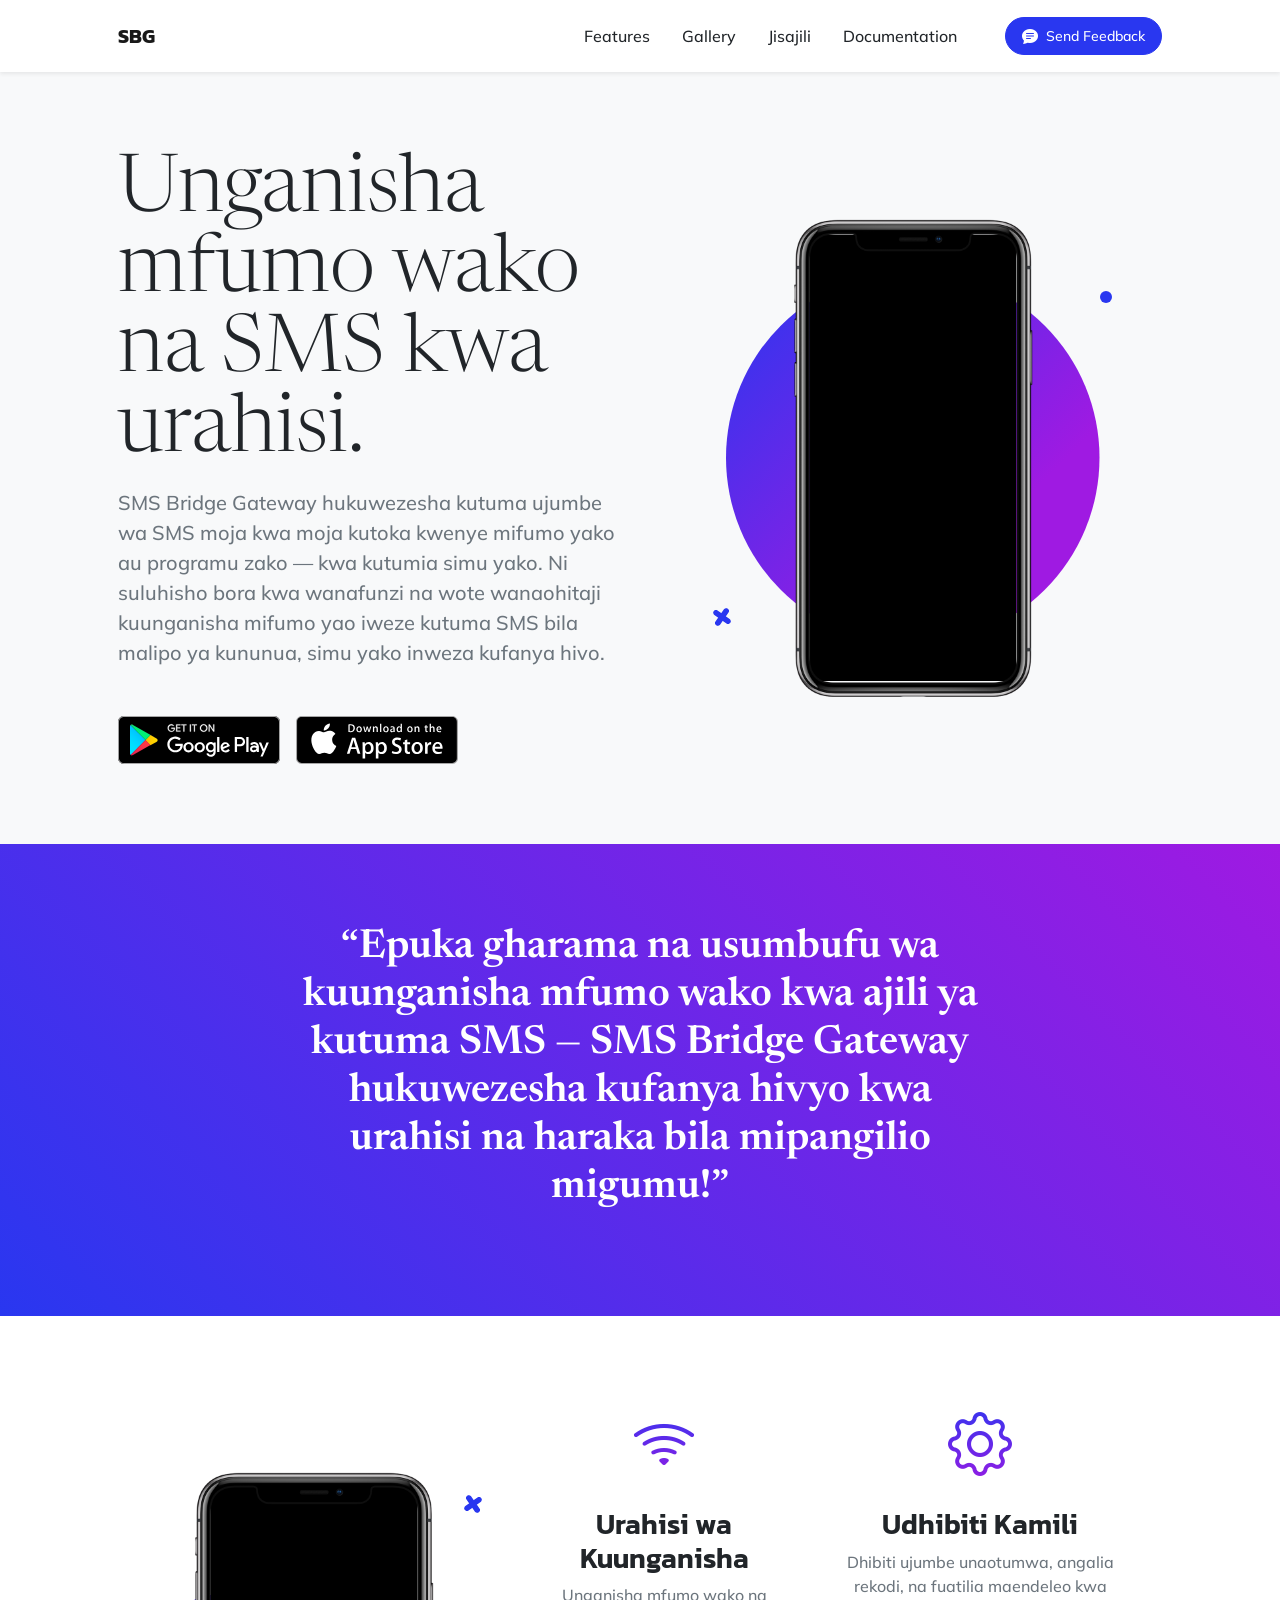
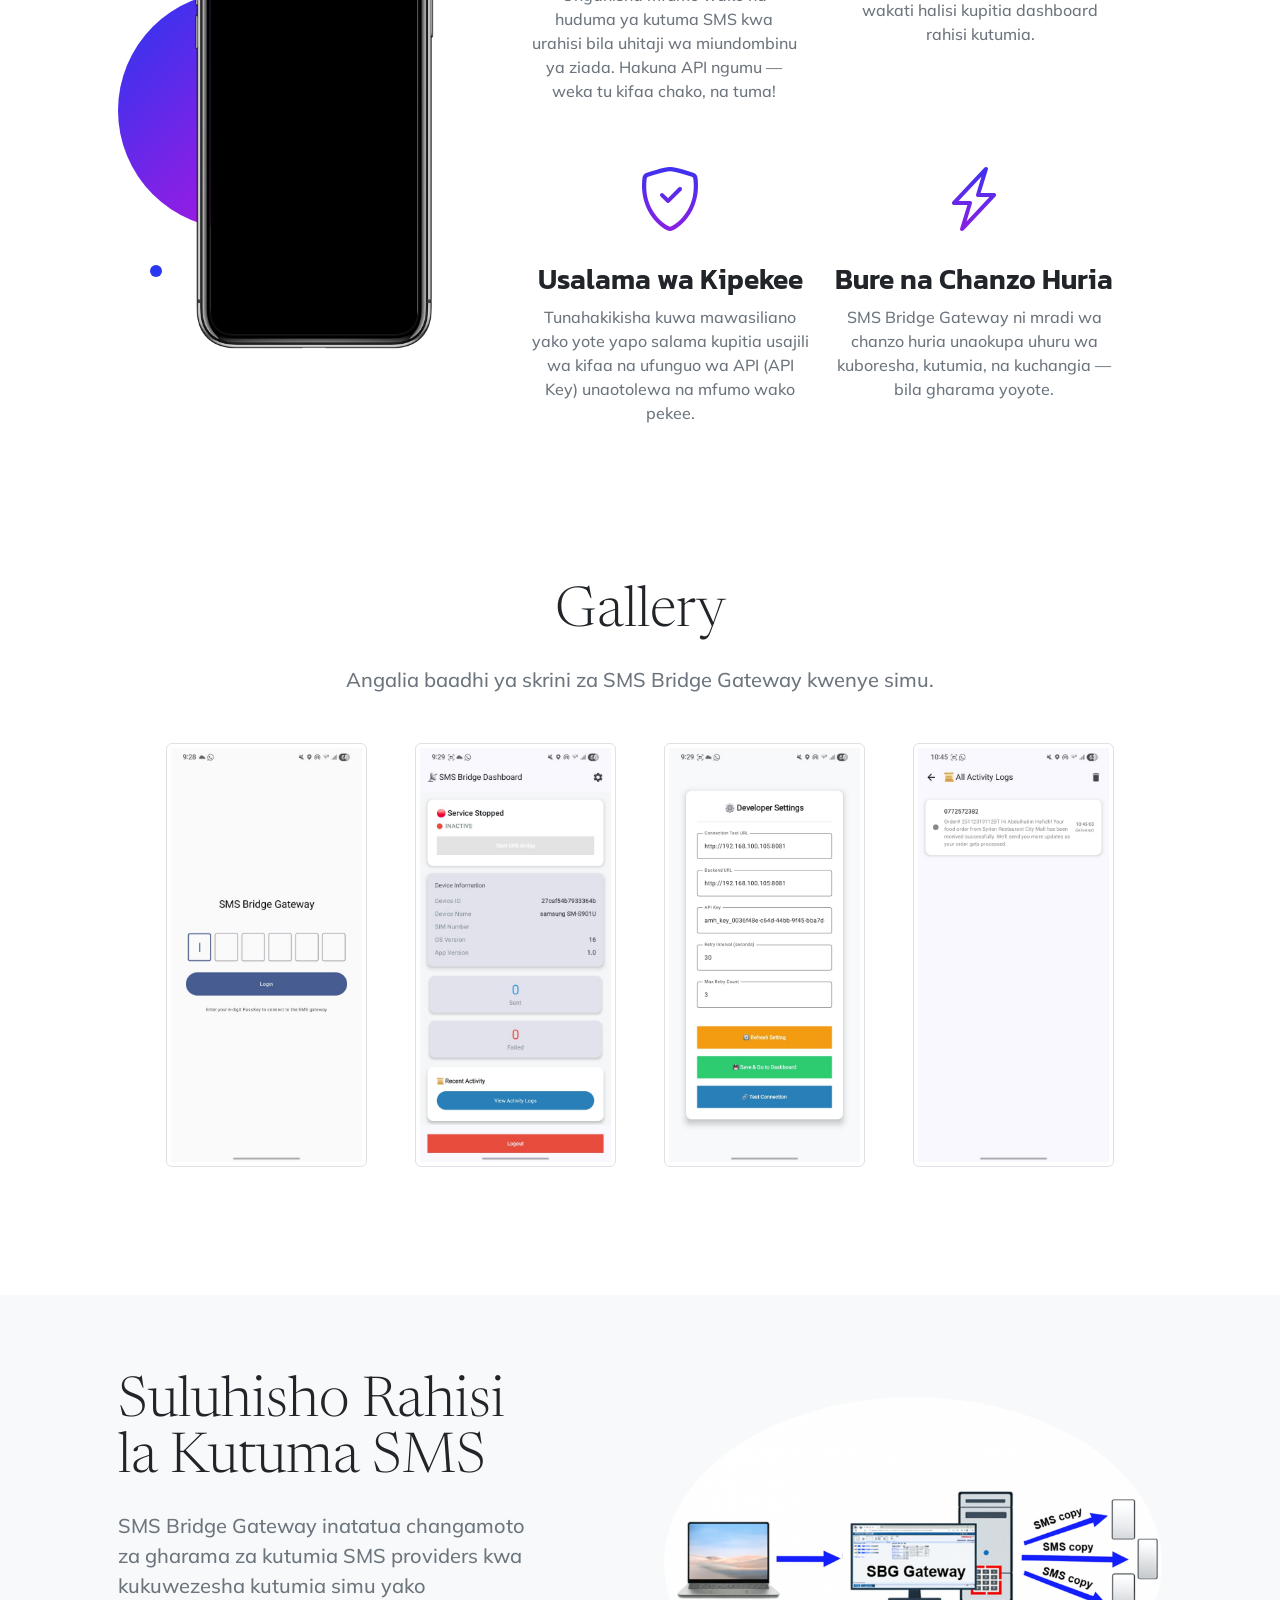
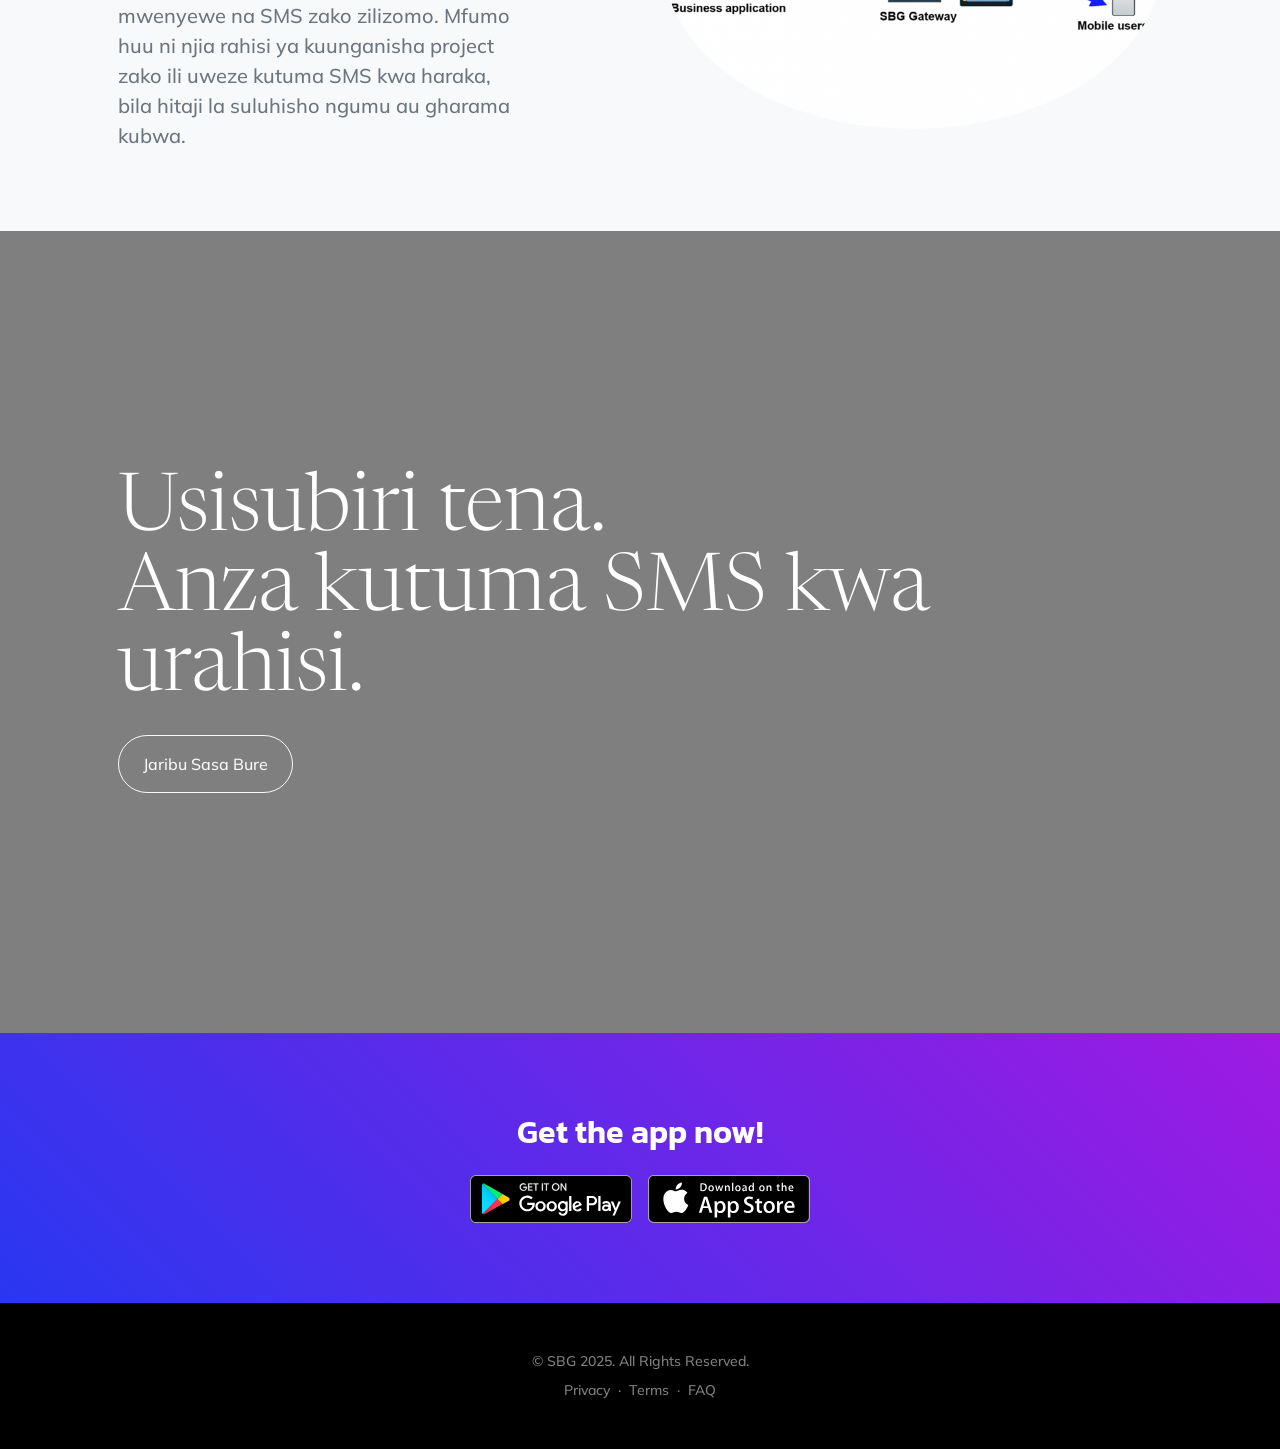
<file: index.html>
<!DOCTYPE html>
<html lang="en">

<head>
    <meta charset="utf-8" />
    <meta name="viewport" content="width=device-width, initial-scale=1, shrink-to-fit=no" />
    <meta name="description" content="" />
    <meta name="author" content="" />
    <title>SMS Bridge Gatway</title>
    <link rel="icon" type="image/x-icon" href="assets/favicon.ico" />
    <!-- Bootstrap icons-->
    <link href="https://cdn.jsdelivr.net/npm/bootstrap-icons@1.5.0/font/bootstrap-icons.css" rel="stylesheet" />
    <!-- Google fonts-->
    <link rel="preconnect" href="https://fonts.gstatic.com" />
    <link href="https://fonts.googleapis.com/css2?family=Newsreader:ital,wght@0,600;1,600&amp;display=swap"
        rel="stylesheet" />
    <link
        href="https://fonts.googleapis.com/css2?family=Mulish:ital,wght@0,300;0,500;0,600;0,700;1,300;1,500;1,600;1,700&amp;display=swap"
        rel="stylesheet" />
    <link href="https://fonts.googleapis.com/css2?family=Kanit:ital,wght@0,400;1,400&amp;display=swap"
        rel="stylesheet" />
    <!-- Core theme CSS (includes Bootstrap)-->
    <link href="css/styles.css" rel="stylesheet" />
</head>

<body id="page-top">
    <!-- Navigation-->
    <nav class="navbar navbar-expand-lg navbar-light fixed-top shadow-sm" id="mainNav">
        <div class="container px-5">
            <a class="navbar-brand fw-bold" href="#page-top">SBG</a>
            <button class="navbar-toggler" type="button" data-bs-toggle="collapse" data-bs-target="#navbarResponsive"
                aria-controls="navbarResponsive" aria-expanded="false" aria-label="Toggle navigation">
                Menu
                <i class="bi-list"></i>
            </button>
            <div class="collapse navbar-collapse" id="navbarResponsive">
                <ul class="navbar-nav ms-auto me-4 my-3 my-lg-0">
                    <li class="nav-item"><a class="nav-link me-lg-3" href="#features">Features</a></li>
                    <li class="nav-item"><a class="nav-link me-lg-3" href="#gallery">Gallery</a></li>
                    <li class="nav-item"><a class="nav-link me-lg-3" href="https://sb-server-production.up.railway.app">Jisajili</a></li>
                    <li class="nav-item"><a class="nav-link me-lg-3" href="docs.html">Documentation</a></li>

                    <!-- <li class="nav-item"><a class="nav-link me-lg-3" href="#download">Download</a></li> -->
                </ul>
                <button class="btn btn-primary rounded-pill px-3 mb-2 mb-lg-0" data-bs-toggle="modal"
                    data-bs-target="#feedbackModal">
                    <span class="d-flex align-items-center">
                        <i class="bi-chat-text-fill me-2"></i>
                        <span class="small">Send Feedback</span>
                    </span>
                </button>
            </div>
        </div>
    </nav>
    <!-- Mashead header-->
    <header class="masthead">
        <div class="container px-5">
            <div class="row gx-5 align-items-center">
                <div class="col-lg-6">
                    <!-- Mashead text and app badges-->
                    <div class="mb-5 mb-lg-0 text-center text-lg-start">
                        <h1 class="display-1 lh-1 mb-3">Unganisha mfumo wako na SMS kwa urahisi.</h1>
                        <p class="lead fw-normal text-muted mb-5">
                            SMS Bridge Gateway hukuwezesha kutuma ujumbe wa SMS moja kwa moja kutoka kwenye
                            mifumo yako au programu zako — kwa kutumia simu yako.
                            Ni suluhisho bora kwa wanafunzi na wote wanaohitaji kuunganisha mifumo yao iweze kutuma SMS
                            bila malipo ya kununua, simu yako inweza kufanya hivo.
                        </p>
                        <div class="d-flex flex-column flex-lg-row align-items-center">
                            <a class="me-lg-3 mb-4 mb-lg-0" href="#!">
                                <img class="app-badge" src="assets/img/google-play-badge.svg"
                                    alt="Pakua kwenye Google Play" />
                            </a>
                            <a href="#!">
                                <img class="app-badge" src="assets/img/app-store-badge.svg"
                                    alt="Pakua kwenye App Store" />
                            </a>
                        </div>
                    </div>

                </div>
                <div class="col-lg-6">
                    <!-- Masthead device mockup feature-->
                    <div class="masthead-device-mockup">
                        <svg class="circle" viewBox="0 0 100 100" xmlns="http://www.w3.org/2000/svg">
                            <defs>
                                <linearGradient id="circleGradient" gradientTransform="rotate(45)">
                                    <stop class="gradient-start-color" offset="0%"></stop>
                                    <stop class="gradient-end-color" offset="100%"></stop>
                                </linearGradient>
                            </defs>
                            <circle cx="50" cy="50" r="50"></circle>
                        </svg><svg class="shape-1 d-none d-sm-block" viewBox="0 0 240.83 240.83"
                            xmlns="http://www.w3.org/2000/svg">
                            <rect x="-32.54" y="78.39" width="305.92" height="84.05" rx="42.03"
                                transform="translate(120.42 -49.88) rotate(45)"></rect>
                            <rect x="-32.54" y="78.39" width="305.92" height="84.05" rx="42.03"
                                transform="translate(-49.88 120.42) rotate(-45)"></rect>
                        </svg><svg class="shape-2 d-none d-sm-block" viewBox="0 0 100 100"
                            xmlns="http://www.w3.org/2000/svg">
                            <circle cx="50" cy="50" r="50"></circle>
                        </svg>
                        <div class="device-wrapper">
                            <div class="device" data-device="iPhoneX" data-orientation="portrait" data-color="black">
                                <div class="screen bg-black">
                                    <!-- PUT CONTENTS HERE:-->
                                    <!-- * * This can be a video, image, or just about anything else.-->
                                    <!-- * * Set the max width of your media to 100% and the height to-->
                                    <!-- * * 100% like the demo example below.-->
                                    <video muted="muted" autoplay="" loop="" style="max-width: 100%; height: 100%">
                                        <source src="assets/img/demo-screen.mp4" type="video/mp4" />
                                    </video>
                                </div>
                            </div>
                        </div>
                    </div>
                </div>
            </div>
        </div>
    </header>
    <!-- Quote/testimonial aside-->
    <aside class="text-center bg-gradient-primary-to-secondary">
        <div class="container px-5">
            <div class="row gx-5 justify-content-center">
                <div class="col-xl-8">
                    <div class="h2 fs-1 text-white mb-4">
                        “Epuka gharama na usumbufu wa kuunganisha mfumo wako kwa ajili ya kutuma SMS — SMS Bridge
                        Gateway hukuwezesha kufanya hivyo kwa urahisi na haraka bila mipangilio migumu!”
                    </div>
                    <!-- <img src="assets/img/tnw-logo.svg" alt="..." style="height: 3rem" /> -->
                </div>
            </div>
        </div>
    </aside>
    <!-- App features section-->
    <section id="features">
        <div class="container px-5">
            <div class="row gx-5 align-items-center">
                <div class="col-lg-8 order-lg-1 mb-5 mb-lg-0">
                    <div class="container-fluid px-5">
                        <div class="row gx-5">
                            <div class="col-md-6 mb-5">
                                <!-- Feature item-->
                                <div class="text-center">
                                    <i class="bi-wifi icon-feature text-gradient d-block mb-3"></i>
                                    <h3 class="font-alt">Urahisi wa Kuunganisha</h3>
                                    <p class="text-muted mb-0">
                                        Unganisha mfumo wako na huduma ya kutuma SMS kwa urahisi bila uhitaji wa
                                        miundombinu ya ziada. Hakuna API ngumu — weka tu kifaa chako, na tuma!
                                    </p>
                                </div>
                            </div>
                            <div class="col-md-6 mb-5">
                                <!-- Feature item-->
                                <div class="text-center">
                                    <i class="bi-gear icon-feature text-gradient d-block mb-3"></i>
                                    <h3 class="font-alt">Udhibiti Kamili</h3>
                                    <p class="text-muted mb-0">
                                        Dhibiti ujumbe unaotumwa, angalia rekodi, na fuatilia maendeleo kwa wakati
                                        halisi kupitia dashboard rahisi kutumia.
                                    </p>
                                </div>
                            </div>
                        </div>

                        <div class="row">
                            <div class="col-md-6 mb-5 mb-md-0">
                                <!-- Feature item-->
                                <div class="text-center">
                                    <i class="bi-shield-check icon-feature text-gradient d-block mb-3"></i>
                                    <h3 class="font-alt">Usalama wa Kipekee</h3>
                                    <p class="text-muted mb-0">
                                        Tunahakikisha kuwa mawasiliano yako yote yapo salama kupitia usajili wa kifaa na
                                        ufunguo wa API (API Key) unaotolewa na mfumo wako pekee.
                                    </p>
                                </div>
                            </div>

                            <div class="col-md-6">
                                <!-- Feature item-->
                                <div class="text-center">
                                    <i class="bi-lightning-charge icon-feature text-gradient d-block mb-3"></i>
                                    <h3 class="font-alt">Bure na Chanzo Huria</h3>
                                    <p class="text-muted mb-0">
                                        SMS Bridge Gateway ni mradi wa chanzo huria unaokupa uhuru wa kuboresha,
                                        kutumia, na kuchangia — bila gharama yoyote.
                                    </p>
                                </div>
                            </div>
                        </div>
                    </div>

                </div>
                <div class="col-lg-4 order-lg-0">
                    <!-- Features section device mockup-->
                    <div class="features-device-mockup">
                        <svg class="circle" viewBox="0 0 100 100" xmlns="http://www.w3.org/2000/svg">
                            <defs>
                                <linearGradient id="circleGradient" gradientTransform="rotate(45)">
                                    <stop class="gradient-start-color" offset="0%"></stop>
                                    <stop class="gradient-end-color" offset="100%"></stop>
                                </linearGradient>
                            </defs>
                            <circle cx="50" cy="50" r="50"></circle>
                        </svg><svg class="shape-1 d-none d-sm-block" viewBox="0 0 240.83 240.83"
                            xmlns="http://www.w3.org/2000/svg">
                            <rect x="-32.54" y="78.39" width="305.92" height="84.05" rx="42.03"
                                transform="translate(120.42 -49.88) rotate(45)"></rect>
                            <rect x="-32.54" y="78.39" width="305.92" height="84.05" rx="42.03"
                                transform="translate(-49.88 120.42) rotate(-45)"></rect>
                        </svg><svg class="shape-2 d-none d-sm-block" viewBox="0 0 100 100"
                            xmlns="http://www.w3.org/2000/svg">
                            <circle cx="50" cy="50" r="50"></circle>
                        </svg>
                        <div class="device-wrapper">
                            <div class="device" data-device="iPhoneX" data-orientation="portrait" data-color="black">
                                <div class="screen bg-black">
                                    <!-- PUT CONTENTS HERE:-->
                                    <!-- * * This can be a video, image, or just about anything else.-->
                                    <!-- * * Set the max width of your media to 100% and the height to-->
                                    <!-- * * 100% like the demo example below.-->
                                    <video muted="muted" autoplay="" loop="" style="max-width: 100%; height: 100%">
                                        <source src="assets/img/demo-screen.mp4" type="video/mp4" />
                                    </video>
                                </div>
                            </div>
                        </div>
                    </div>
                </div>
            </div>
        </div>
    </section>
    <section id="gallery">
        <div class="container px-5">
            <div class="row gx-5 align-items-center">
                <div class="col-lg-12 order-lg-1 mb-5 mb-lg-0">
                    <div class="container-fluid px-5">
                        <div class="row">
                            <div class="col-lg-12 text-center">
                                <h2 class="display-4 lh-1 mb-4">Gallery</h2>
                                <p class="lead fw-normal text-muted mb-5 mb-lg-0">
                                    Angalia baadhi ya skrini za SMS Bridge Gateway kwenye simu.
                                </p>
                            </div>
                        </div>
                        <div class="row gx-5 mt-5">
                            <div class="col-md-3 mb-5">
                                <!-- Feature item-->
                                <div class="text-center">
                                    <img src="./assets//img/screen 2.png" class="img-thumbnail" alt="Responsive image">
                                </div>
                            </div>
                            <div class="col-md-3 mb-5">
                                <!-- Feature item-->
                                <div class="text-center">
                                    <img src="./assets//img/screen 3.png" class="img-thumbnail" alt="Responsive image">
                                </div>
                            </div>
                            <div class="col-md-3 mb-5">
                                <!-- Feature item-->
                                <div class="text-center">
                                    <img src="./assets//img/screen.png" class="img-thumbnail" alt="Responsive image">
                                </div>
                            </div>
                            <div class="col-md-3 mb-5">
                                <!-- Feature item-->
                                <div class="text-center">
                                    <img src="./assets//img/screen2.png" class="img-thumbnail" alt="Responsive image">
                                </div>
                            </div>
                        </div>

                    </div>

                </div>
                
            </div>
        </div>
    </section>
    <!-- Basic features section-->
    <section class="bg-light">
        <div class="container px-5">
            <div class="row gx-5 align-items-center justify-content-center justify-content-lg-between">
                <div class="col-12 col-lg-5">
                    <h2 class="display-4 lh-1 mb-4">Suluhisho Rahisi la Kutuma SMS</h2>
                    <p class="lead fw-normal text-muted mb-5 mb-lg-0">
                        SMS Bridge Gateway inatatua changamoto za gharama za kutumia SMS providers kwa kukuwezesha
                        kutumia simu yako mwenyewe na SMS zako zilizomo.
                        Mfumo huu ni njia rahisi ya kuunganisha project zako ili uweze kutuma SMS kwa haraka, bila
                        hitaji la suluhisho ngumu au gharama kubwa.
                    </p>
                </div>
                <div class="col-sm-8 col-md-6">
                    <div class="px-5 px-sm-0">
                        <img class="img-fluid rounded-circle" src="./assets//img/sbg.png"
                            alt="SMS Bridge Gateway" />
                    </div>
                </div>
            </div>

        </div>
    </section>
    <!-- Call to action section-->
    <section class="cta">
        <div class="cta-content">
            <div class="container px-5">
                <h2 class="text-white display-1 lh-1 mb-4">
                    Usisubiri tena.
                    <br />
                    Anza kutuma SMS kwa urahisi.
                </h2>
                <a class="btn btn-outline-light py-3 px-4 rounded-pill" href="https://sb-server-production.up.railway.app" target="_blank">Jaribu Sasa
                    Bure</a>
            </div>
        </div>
    </section>
    <!-- App badge section-->
    <section class="bg-gradient-primary-to-secondary" id="download">
        <div class="container px-5">
            <h2 class="text-center text-white font-alt mb-4">Get the app now!</h2>
            <div class="d-flex flex-column flex-lg-row align-items-center justify-content-center">
                <a class="me-lg-3 mb-4 mb-lg-0" href="#!"><img class="app-badge" src="assets/img/google-play-badge.svg"
                        alt="..." /></a>
                <a href="#!"><img class="app-badge" src="assets/img/app-store-badge.svg" alt="..." /></a>
            </div>
        </div>
    </section>
    <!-- Footer-->
    <footer class="bg-black text-center py-5">
        <div class="container px-5">
            <div class="text-white-50 small">
                <div class="mb-2">&copy; SBG 2025. All Rights Reserved.</div>
                <a href="#!">Privacy</a>
                <span class="mx-1">&middot;</span>
                <a href="#!">Terms</a>
                <span class="mx-1">&middot;</span>
                <a href="#!">FAQ</a>
            </div>
        </div>
    </footer>
    <!-- Feedback Modal-->
    <div class="modal fade" id="feedbackModal" tabindex="-1" aria-labelledby="feedbackModalLabel" aria-hidden="true">
        <div class="modal-dialog modal-dialog-centered">
            <div class="modal-content">
                <div class="modal-header bg-gradient-primary-to-secondary p-4">
                    <h5 class="modal-title font-alt text-white" id="feedbackModalLabel">Send feedback</h5>
                    <button class="btn-close btn-close-white" type="button" data-bs-dismiss="modal"
                        aria-label="Close"></button>
                </div>
                <div class="modal-body border-0 p-4">
                    <!-- * * * * * * * * * * * * * * *-->
                    <!-- * * SB Forms Contact Form * *-->
                    <!-- * * * * * * * * * * * * * * *-->
                    <!-- This form is pre-integrated with SB Forms.-->
                    <!-- To make this form functional, sign up at-->
                    <!-- https://startbootstrap.com/solution/contact-forms-->
                    <!-- to get an API token!-->
                    <form id="contactForm" data-sb-form-api-token="API_TOKEN">
                        <!-- Name input-->
                        <div class="form-floating mb-3">
                            <input class="form-control" id="name" type="text" placeholder="Enter your name..."
                                data-sb-validations="required" />
                            <label for="name">Full name</label>
                            <div class="invalid-feedback" data-sb-feedback="name:required">A name is required.</div>
                        </div>
                        <!-- Email address input-->
                        <div class="form-floating mb-3">
                            <input class="form-control" id="email" type="email" placeholder="name@example.com"
                                data-sb-validations="required,email" />
                            <label for="email">Email address</label>
                            <div class="invalid-feedback" data-sb-feedback="email:required">An email is required.</div>
                            <div class="invalid-feedback" data-sb-feedback="email:email">Email is not valid.</div>
                        </div>
                        <!-- Phone number input-->
                        <div class="form-floating mb-3">
                            <input class="form-control" id="phone" type="tel" placeholder="(123) 456-7890"
                                data-sb-validations="required" />
                            <label for="phone">Phone number</label>
                            <div class="invalid-feedback" data-sb-feedback="phone:required">A phone number is required.
                            </div>
                        </div>
                        <!-- Message input-->
                        <div class="form-floating mb-3">
                            <textarea class="form-control" id="message" type="text"
                                placeholder="Enter your message here..." style="height: 10rem"
                                data-sb-validations="required"></textarea>
                            <label for="message">Message</label>
                            <div class="invalid-feedback" data-sb-feedback="message:required">A message is required.
                            </div>
                        </div>
                        <!-- Submit success message-->
                        <!---->
                        <!-- This is what your users will see when the form-->
                        <!-- has successfully submitted-->
                        <div class="d-none" id="submitSuccessMessage">
                            <div class="text-center mb-3">
                                <div class="fw-bolder">Form submission successful!</div>
                                To activate this form, sign up at
                                <br />
                                <a
                                    href="https://startbootstrap.com/solution/contact-forms">https://startbootstrap.com/solution/contact-forms</a>
                            </div>
                        </div>
                        <!-- Submit error message-->
                        <!---->
                        <!-- This is what your users will see when there is-->
                        <!-- an error submitting the form-->
                        <div class="d-none" id="submitErrorMessage">
                            <div class="text-center text-danger mb-3">Error sending message!</div>
                        </div>
                        <!-- Submit Button-->
                        <div class="d-grid"><button class="btn btn-primary rounded-pill btn-lg disabled"
                                id="submitButton" type="submit">Submit</button></div>
                    </form>
                </div>
            </div>
        </div>
    </div>
    <!-- Bootstrap core JS-->
    <script src="https://cdn.jsdelivr.net/npm/bootstrap@5.2.3/dist/js/bootstrap.bundle.min.js"></script>
    <!-- Core theme JS-->
    <script src="js/scripts.js"></script>
    <!-- * * * * * * * * * * * * * * * * * * * * * * * * * * * * * * * * * * * * * * * *-->
    <!-- * *                               SB Forms JS                               * *-->
    <!-- * * Activate your form at https://startbootstrap.com/solution/contact-forms * *-->
    <!-- * * * * * * * * * * * * * * * * * * * * * * * * * * * * * * * * * * * * * * * *-->
    <script src="https://cdn.startbootstrap.com/sb-forms-latest.js"></script>
</body>

</html>
</file>
